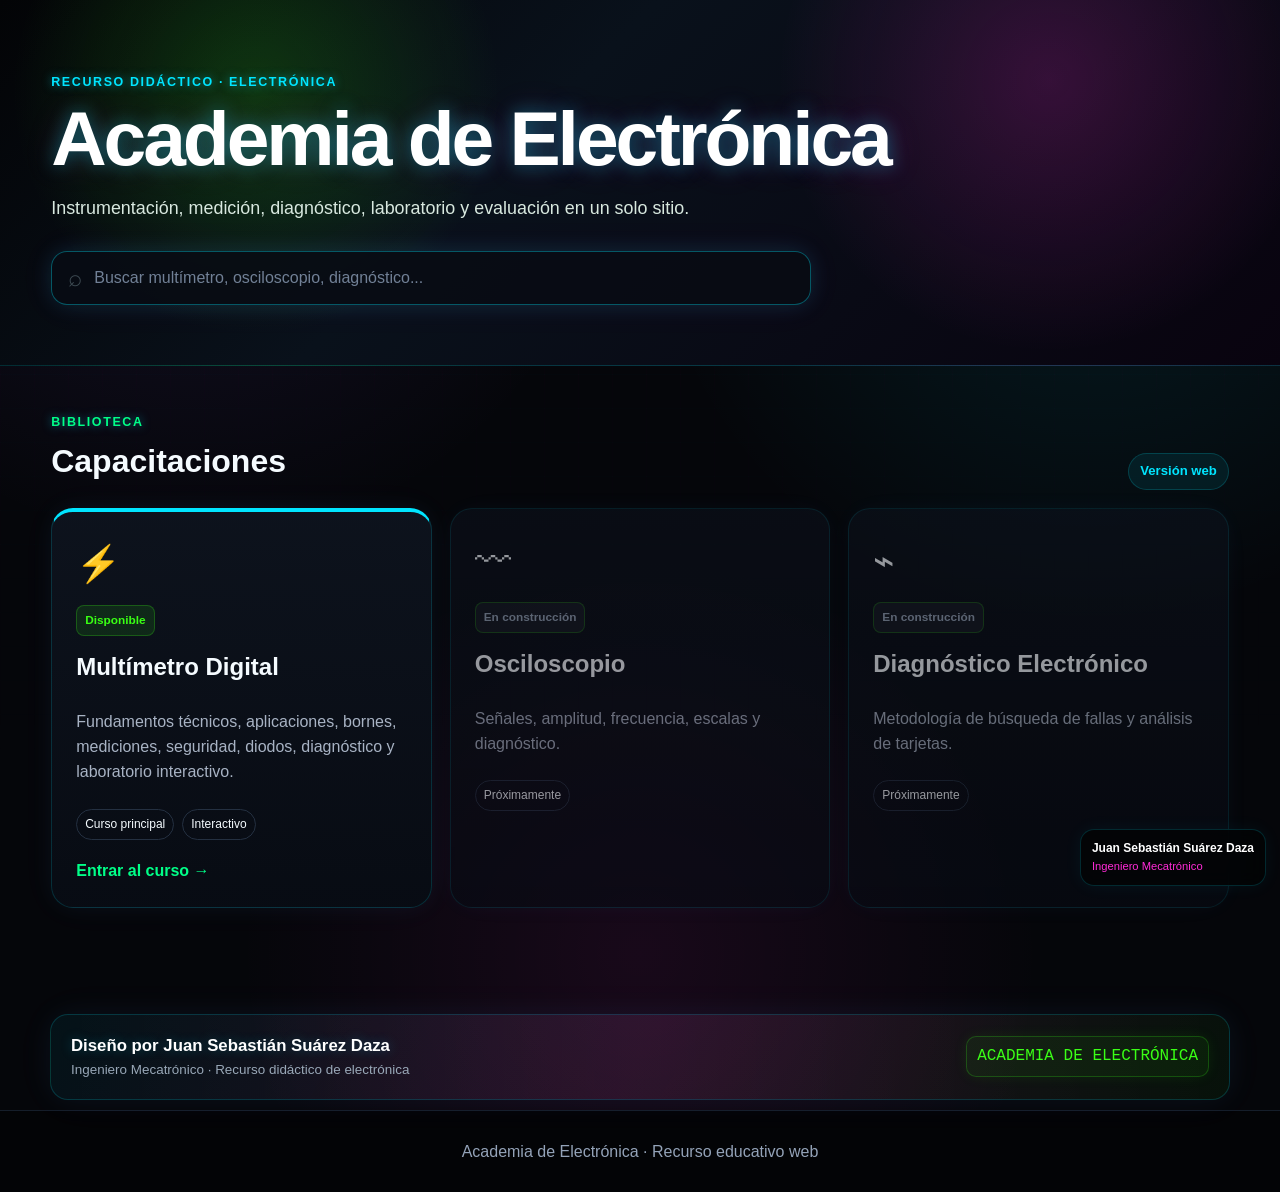
<file: index.html>
<!DOCTYPE html>
<html lang="es">
<head>
  <meta charset="UTF-8">
  <meta name="viewport" content="width=device-width, initial-scale=1.0">
  <title>Academia de Electrónica - SENA</title>
  <link rel="stylesheet" href="css/estilos.css">
</head>
<body>
<header class="hero-home">
  <div class="container">
    <span class="eyebrow">RECURSO DIDÁCTICO · ELECTRÓNICA</span>
    <h1>Academia de Electrónica</h1>
    <p>Instrumentación, medición, diagnóstico, laboratorio y evaluación en un solo sitio.</p>
    <div class="search-wrap"><span>⌕</span><input id="buscar" type="text" placeholder="Buscar multímetro, osciloscopio, diagnóstico..."></div>
  </div>
</header>
<main class="container home-main">
  <div class="section-heading"><div><span class="eyebrow dark">BIBLIOTECA</span><h2>Capacitaciones</h2></div><span class="pill">Versión web</span></div>
  <section id="gridCursos" class="course-grid">
    <a class="course-card featured" data-tags="multimetro medicion fluke uni-t unit voltaje corriente resistencia continuidad diodos capacitancia seguridad cat aplicaciones" href="cursos/multimetro.html">
      <div class="course-icon">⚡</div><span class="course-tag">Disponible</span><h3>Multímetro Digital</h3>
      <p>Fundamentos técnicos, aplicaciones, bornes, mediciones, seguridad, diodos, diagnóstico y laboratorio interactivo.</p>
      <div class="course-meta"><span>Curso principal</span><span>Interactivo</span></div><strong>Entrar al curso →</strong>
    </a>
    <article class="course-card disabled" data-tags="osciloscopio señales frecuencia amplitud trigger canales"><div class="course-icon">〰</div><span class="course-tag muted">En construcción</span><h3>Osciloscopio</h3><p>Señales, amplitud, frecuencia, escalas y diagnóstico.</p><div class="course-meta"><span>Próximamente</span></div></article>
    <article class="course-card disabled" data-tags="diagnostico electronico fallas pcb fuente corto componentes"><div class="course-icon">⌁</div><span class="course-tag muted">En construcción</span><h3>Diagnóstico Electrónico</h3><p>Metodología de búsqueda de fallas y análisis de tarjetas.</p><div class="course-meta"><span>Próximamente</span></div></article>
  </section>
  <p id="sinResultados" class="empty hidden">No se encontraron capacitaciones con ese término.</p>
</main>
<div class="signature-strip"><div class="signature-inner"><div><div class="signature-name">Diseño por Juan Sebastián Suárez Daza</div><div class="signature-title">Ingeniero Mecatrónico · Recurso didáctico de electrónica</div></div><div class="signature-version">ACADEMIA DE ELECTRÓNICA</div></div></div>
<div class="neon-credit"><b>Juan Sebastián Suárez Daza</b><span>Ingeniero Mecatrónico</span></div>
<footer class="site-footer">Academia de Electrónica · Recurso educativo web</footer>
<script src="js/app.js"></script>
</body>
</html>
</file>
<file: css/estilos.css>
*{box-sizing:border-box}
:root{
--bg:#f3f6f7;--surface:#fff;--text:#12202a;--muted:#697883;--line:#dfe6e9;
--green:#008c45;--green2:#006d37;--lime:#b7da34;--dark:#071a13;
--yellow:#f5c842;--red:#d93c3c;--redbg:#fff0f0;--amberbg:#fff7df;--bluebg:#edf7ff;
--shadow:0 18px 45px rgba(12,34,28,.08)
}
html{scroll-behavior:smooth}
body{margin:0;font-family:Inter,Segoe UI,Arial,sans-serif;background:var(--bg);color:var(--text);line-height:1.58}
a{color:inherit}.container{width:min(1180px,92%);margin:auto}
.eyebrow{font-size:.78rem;font-weight:800;letter-spacing:.13em;color:#d9ffbf}.eyebrow.dark{color:var(--green2)}
.hero-home{background:radial-gradient(circle at 80% 20%,#0f7c47 0,#082b1b 36%,#061710 75%);color:#fff;padding:68px 0 60px}
.hero-home h1{font-size:clamp(2.6rem,6vw,5.1rem);line-height:.98;margin:.5rem 0 1rem;letter-spacing:-.04em}
.hero-home p{font-size:1.12rem;color:#d8e8df;max-width:760px}
.search-wrap{margin-top:28px;background:#fff;border-radius:16px;display:flex;align-items:center;max-width:760px;padding:0 16px;box-shadow:0 12px 35px rgba(0,0,0,.2)}
.search-wrap span{font-size:1.5rem;color:#3d4a52}.search-wrap input{border:0;outline:0;width:100%;padding:17px 12px;font-size:1rem}
.home-main{padding:42px 0 70px}.section-heading{display:flex;justify-content:space-between;align-items:end;margin-bottom:18px}.section-heading h2{font-size:2rem;margin:.2rem 0}
.pill{background:#e7f5ec;color:var(--green2);padding:7px 11px;border-radius:999px;font-weight:700;font-size:.82rem}
.course-grid{display:grid;grid-template-columns:repeat(3,1fr);gap:18px}
.course-card{background:var(--surface);border:1px solid var(--line);border-radius:22px;padding:24px;text-decoration:none;box-shadow:var(--shadow);min-height:285px;display:flex;flex-direction:column;transition:.22s}
a.course-card:hover{transform:translateY(-6px);box-shadow:0 24px 55px rgba(12,34,28,.14)}
.course-card.featured{border-top:5px solid var(--green)}.course-icon{font-size:2.25rem}.course-tag{align-self:flex-start;margin:12px 0 5px;background:#e6f7ec;color:var(--green2);font-weight:800;font-size:.74rem;padding:5px 8px;border-radius:8px}
.course-tag.muted{background:#edf1f2;color:#6e797f}.course-card h3{font-size:1.5rem;margin:.45rem 0}.course-card p{color:var(--muted)}
.course-card strong{color:var(--green2);margin-top:auto}.course-meta{display:flex;gap:8px;margin:8px 0 18px}.course-meta span{font-size:.75rem;border:1px solid var(--line);padding:5px 8px;border-radius:999px}
.disabled{opacity:.6}.hidden{display:none}.empty{text-align:center;padding:30px}.site-footer{text-align:center;color:var(--muted);padding:28px;border-top:1px solid var(--line)}

.course-top{background:#061710;color:#fff;position:sticky;top:0;z-index:50;border-bottom:1px solid rgba(255,255,255,.12)}
.course-top .container{height:58px;display:flex;justify-content:space-between;align-items:center}
.course-top a{text-decoration:none;font-weight:750}.course-progress-label{font-size:.82rem;color:#cce0d4}
.progress-bar{position:absolute;bottom:0;left:0;height:3px;background:var(--lime);width:0}
.course-hero{background:linear-gradient(115deg,#071b14,#0b4a2b);color:#fff;padding:58px 0 48px;overflow:hidden}
.hero-grid{display:grid;grid-template-columns:1.15fr .85fr;gap:36px;align-items:center}
.course-hero h1{font-size:clamp(2.7rem,5vw,4.8rem);line-height:1;margin:.45rem 0 1rem;letter-spacing:-.035em}
.course-hero p{color:#d7e9de;max-width:700px;font-size:1.08rem}
.hero-stat-row{display:flex;gap:10px;flex-wrap:wrap;margin-top:24px}.hero-stat{border:1px solid rgba(255,255,255,.18);background:rgba(255,255,255,.07);padding:10px 12px;border-radius:12px;font-size:.86rem}
.meter-stage{background:linear-gradient(145deg,#17201e,#080b0a);border-radius:28px;padding:26px;min-height:410px;display:flex;align-items:center;justify-content:center;box-shadow:0 30px 80px rgba(0,0,0,.35)}
.meter-illustration{width:250px;background:#f2c219;border:8px solid #e8aa00;border-radius:25px;padding:16px 18px 18px;transform:rotate(3deg);box-shadow:0 22px 40px rgba(0,0,0,.32)}
.meter-screen{height:88px;background:#cfe3d1;border:7px solid #232b2a;border-radius:8px;display:flex;align-items:center;justify-content:center;font:700 2.3rem "Courier New",monospace;color:#16251b}
.meter-brand{background:#111;color:#f6d322;display:inline-block;padding:2px 7px;font-weight:900;font-size:.7rem;margin-bottom:6px}.meter-buttons{display:flex;gap:6px;justify-content:center;margin:12px}.meter-buttons i{width:38px;height:17px;background:#313a39;border-radius:5px;display:block}
.meter-dial{width:115px;height:115px;border-radius:50%;background:#242b2a;margin:15px auto;position:relative;border:8px solid #161b1a}.meter-dial:after{content:"";position:absolute;width:13px;height:48px;background:#111;left:43px;top:5px;border-radius:10px;transform:rotate(40deg);transform-origin:50% 48px}
.meter-jacks{display:flex;gap:13px;justify-content:center;margin-top:12px}.jack{width:28px;height:28px;border-radius:50%;background:#111;border:5px solid #555}.jack.red{border-color:#c82424}

.course-shell{display:grid;grid-template-columns:265px minmax(0,1fr);gap:26px;padding:32px 0 70px}
.side-nav{position:sticky;top:82px;align-self:start;background:#fff;border:1px solid var(--line);border-radius:18px;padding:12px;box-shadow:var(--shadow);max-height:calc(100vh - 104px);overflow:auto}
.side-nav strong{display:block;padding:10px 11px}.side-nav a{display:block;text-decoration:none;padding:9px 11px;border-radius:9px;color:#46545c;font-size:.9rem}
.side-nav a:hover,.side-nav a.active{background:#eaf7ef;color:var(--green2);font-weight:750}
.lesson{background:#fff;border:1px solid var(--line);border-radius:22px;padding:30px;margin-bottom:20px;box-shadow:0 10px 32px rgba(12,34,28,.045)}
.lesson h2{font-size:2rem;margin:.15rem 0 1rem;letter-spacing:-.025em}.lesson h3{margin-top:1.7rem}.lesson-number{font-size:.75rem;font-weight:850;color:var(--green2);letter-spacing:.12em}
.lead{font-size:1.09rem;color:#46545c}.callout{padding:17px 18px;border-radius:14px;margin:18px 0;border-left:5px solid}
.callout.warning{background:var(--amberbg);border-color:#e2ae14}.callout.danger{background:var(--redbg);border-color:var(--red)}.callout.info{background:var(--bluebg);border-color:#3d92c7}.callout.success{background:#edf9f1;border-color:var(--green)}
.grid-2{display:grid;grid-template-columns:1fr 1fr;gap:16px}.grid-3{display:grid;grid-template-columns:repeat(3,1fr);gap:14px}
.info-card{border:1px solid var(--line);border-radius:16px;padding:18px;background:#fbfcfc}.info-card h3{margin:.2rem 0}.big-symbol{font-size:2.3rem;font-weight:800;color:var(--green2)}
.visual-compare{display:grid;grid-template-columns:1fr 1fr;gap:16px}.diagram{border:1px solid var(--line);border-radius:17px;padding:18px;background:#fafcfc}.diagram.correct{border-top:5px solid var(--green)}.diagram.wrong{border-top:5px solid var(--red)}
.circuit{font-family:"Courier New",monospace;background:#101714;color:#e7fff0;padding:18px;border-radius:12px;overflow:auto;font-size:.92rem}
.photo-grid{display:grid;grid-template-columns:1fr 1fr;gap:16px}.photo-card{border:1px solid var(--line);border-radius:18px;overflow:hidden;background:#fff}.photo-card img{width:100%;height:310px;object-fit:contain;background:#f5f5f5;display:block}.photo-card figcaption{padding:12px 14px;color:#52616a;font-size:.83rem}
.table-wrap{overflow:auto;border-radius:14px;border:1px solid var(--line)}table{width:100%;border-collapse:collapse;min-width:680px}th,td{padding:12px;border-bottom:1px solid var(--line);text-align:left;vertical-align:top}th{background:#eef7f1;color:#194f31;font-size:.83rem}tr:last-child td{border-bottom:0}
.step-list{counter-reset:item;padding:0;list-style:none}.step-list li{counter-increment:item;position:relative;padding:10px 0 10px 48px}.step-list li:before{content:counter(item);position:absolute;left:0;top:7px;width:32px;height:32px;border-radius:10px;background:#e8f7ee;color:var(--green2);display:grid;place-items:center;font-weight:850}
.lab-card{border:1px solid var(--line);border-radius:16px;padding:17px}.lab-card .lab-n{font-size:.75rem;font-weight:850;color:var(--green2)}.lab-card h4{margin:.25rem 0 .5rem}
.simulator{background:#0b1511;color:#fff;border-radius:20px;padding:22px}.simulator h3{margin-top:0}.sim-grid{display:grid;grid-template-columns:repeat(3,1fr);gap:12px}.sim-group{background:#14231c;border:1px solid #274032;padding:14px;border-radius:13px}.sim-group label{display:block;font-size:.78rem;color:#b9d0c1;margin-bottom:6px}.sim-group select{width:100%;padding:10px;border-radius:8px;border:0}.sim-actions{display:flex;align-items:center;gap:12px;margin-top:14px}.primary-btn{border:0;border-radius:10px;background:var(--lime);color:#14200b;padding:12px 16px;font-weight:850;cursor:pointer}.sim-result{font-weight:750}
.quiz-question{border-top:1px solid var(--line);padding:18px 0}.quiz-question:first-of-type{border-top:0}.quiz-options{display:flex;gap:8px;flex-wrap:wrap}.quiz-options button{border:1px solid var(--line);background:#fff;padding:9px 12px;border-radius:10px;cursor:pointer}.quiz-options button:hover{background:#edf8f1}.result{font-weight:750;margin-top:10px}
.sticky-gold{background:#162b20;color:#fff;border-radius:18px;padding:22px}.gold-list{display:grid;grid-template-columns:repeat(2,1fr);gap:9px;margin-top:13px}.gold-list div{background:#203a2c;border-radius:10px;padding:10px}.gold-list b{color:#d5ee72}
@media(max-width:980px){.course-grid{grid-template-columns:1fr}.hero-grid{grid-template-columns:1fr}.meter-stage{min-height:auto}.course-shell{grid-template-columns:1fr}.side-nav{position:static;max-height:none}.grid-3{grid-template-columns:1fr 1fr}}
@media(max-width:650px){.grid-2,.grid-3,.visual-compare,.photo-grid,.sim-grid,.gold-list{grid-template-columns:1fr}.lesson{padding:21px}.photo-card img{height:245px}.course-top .course-progress-label{display:none}}


/* ===== V3 INTERACTIVE MULTIMETER ===== */
.interactive-zone{position:relative}
.multimeter-lab{display:grid;grid-template-columns:minmax(300px,.9fr) minmax(340px,1.1fr);gap:22px;align-items:start}
.hotspot-meter{position:relative;background:linear-gradient(145deg,#202725,#0f1513);border-radius:24px;padding:28px;min-height:620px;display:flex;align-items:center;justify-content:center;overflow:hidden}
.training-meter{position:relative;width:330px;background:#f2c52b;border:9px solid #dca400;border-radius:28px;padding:16px 22px 24px;box-shadow:0 30px 55px rgba(0,0,0,.28)}
.training-meter .brandline{display:flex;justify-content:space-between;align-items:center;margin-bottom:8px}
.training-meter .brandbox{background:#111;color:#ffd929;padding:4px 8px;font-weight:900;border-radius:4px;letter-spacing:.08em}
.training-meter .modelbox{font-size:.72rem;font-weight:800;color:#30312f}
.training-meter .screen{height:105px;background:#cfe2ca;border:8px solid #232a28;border-radius:9px;display:flex;align-items:center;justify-content:center;font:700 2.45rem "Courier New",monospace;color:#142117;box-shadow:inset 0 0 0 2px #8da68c}
.training-meter .softkeys{display:flex;justify-content:center;gap:10px;margin:12px 0 5px}
.training-meter .softkeys span{display:block;width:42px;height:19px;border-radius:6px;background:#343b39;box-shadow:inset 0 -3px 0 #1d2221}
.training-meter .selector-panel{position:relative;height:230px}
.training-meter .dial{position:absolute;width:150px;height:150px;border-radius:50%;left:50%;top:42px;transform:translateX(-50%);background:#252c2a;border:10px solid #131817;box-shadow:0 8px 12px rgba(0,0,0,.25)}
.training-meter .dial:after{content:"";position:absolute;width:18px;height:66px;background:#0c0f0e;left:56px;top:4px;border-radius:12px;transform:rotate(40deg);transform-origin:50% 66px}
.training-meter .dial-label{position:absolute;font-size:.78rem;font-weight:900;color:#242522}
.training-meter .d1{left:34px;top:37px}.training-meter .d2{right:29px;top:48px}.training-meter .d3{right:12px;top:104px}.training-meter .d4{right:26px;top:164px}.training-meter .d5{left:22px;top:160px}.training-meter .d6{left:10px;top:103px}
.training-meter .jack-row{display:grid;grid-template-columns:repeat(4,1fr);gap:10px;align-items:end;margin-top:2px}
.training-meter .jack-wrap{text-align:center;font-size:.65rem;font-weight:900;color:#252725}
.training-meter .jackhole{width:38px;height:38px;border-radius:50%;margin:5px auto;background:#0f1110;border:7px solid #4a4d4c;box-shadow:inset 0 0 0 3px #050505}
.training-meter .jackhole.red{border-color:#b62525}
.hotspot{position:absolute;border:2px solid rgba(255,255,255,.8);background:rgba(183,218,52,.16);border-radius:999px;cursor:pointer;box-shadow:0 0 0 5px rgba(183,218,52,.08);animation:pulseHot 1.8s infinite}
.hotspot:hover{background:rgba(183,218,52,.4);transform:scale(1.06)}
@keyframes pulseHot{0%,100%{box-shadow:0 0 0 4px rgba(183,218,52,.08)}50%{box-shadow:0 0 0 11px rgba(183,218,52,.03)}}
.hs-screen{width:250px;height:90px;left:40px;top:55px;border-radius:14px}
.hs-buttons{width:190px;height:44px;left:70px;top:159px;border-radius:12px}
.hs-selector{width:178px;height:178px;left:76px;top:225px}
.hs-jack10{width:56px;height:56px;left:16px;bottom:19px}
.hs-jackma{width:56px;height:56px;left:87px;bottom:19px}
.hs-jackcom{width:56px;height:56px;left:159px;bottom:19px}
.hs-jackvohm{width:56px;height:56px;right:16px;bottom:19px}
.hotspot-panel{background:#fff;border:1px solid var(--line);border-radius:22px;padding:22px;box-shadow:var(--shadow)}
.hotspot-panel .selected-part{display:inline-block;background:#e8f7ee;color:var(--green2);font-size:.76rem;font-weight:900;padding:6px 9px;border-radius:999px}
.hotspot-panel h3{font-size:1.7rem;margin:.6rem 0}
.hotspot-panel .fact-grid{display:grid;grid-template-columns:1fr 1fr;gap:10px;margin-top:16px}
.hotspot-panel .fact{border:1px solid var(--line);border-radius:12px;padding:12px;background:#fbfcfc}
.hotspot-panel .fact small{display:block;color:var(--muted);font-weight:700}.hotspot-panel .fact b{display:block;margin-top:3px}
.mission-board{background:linear-gradient(140deg,#071a13,#0c3120);color:#fff;border-radius:24px;padding:24px;box-shadow:0 20px 55px rgba(4,25,16,.2)}
.mission-head{display:flex;align-items:center;justify-content:space-between;gap:10px}.mission-head h3{font-size:1.6rem;margin:0}.scorebox{display:flex;gap:9px;flex-wrap:wrap}.score-chip{background:rgba(255,255,255,.1);border:1px solid rgba(255,255,255,.16);padding:7px 10px;border-radius:999px;font-size:.8rem;font-weight:800}
.mission-card{background:#fff;color:var(--text);border-radius:18px;padding:20px;margin-top:17px}
.mission-title{font-size:1.15rem;font-weight:900}.mission-context{color:#5f6c74;margin:.45rem 0 1rem}
.game-grid{display:grid;grid-template-columns:repeat(2,1fr);gap:10px}.game-field label{display:block;font-size:.75rem;color:#627078;font-weight:800;margin-bottom:5px}.game-field select{width:100%;padding:11px;border:1px solid var(--line);border-radius:10px;background:#fff}
.game-controls{display:flex;gap:9px;flex-wrap:wrap;margin-top:14px}.btn-game{border:0;border-radius:10px;padding:11px 14px;font-weight:900;cursor:pointer}.btn-check{background:var(--lime);color:#14200b}.btn-next{background:#e9eef0;color:#243039}.btn-reset{background:#fff0f0;color:#a32626}
.game-feedback{margin-top:13px;border-radius:12px;padding:12px;display:none}.game-feedback.ok{display:block;background:#e9f8ef;color:#086832}.game-feedback.bad{display:block;background:#fff0f0;color:#9c2525}
.mission-progress{height:8px;background:rgba(255,255,255,.15);border-radius:99px;overflow:hidden;margin-top:16px}.mission-progress i{display:block;height:100%;width:0;background:var(--lime);transition:.3s}
.lives{letter-spacing:.08em}
.diagnostic-grid{display:grid;grid-template-columns:repeat(2,1fr);gap:14px}
.diagnostic-card{border:1px solid var(--line);border-radius:16px;padding:16px;background:#fbfcfc}.diagnostic-card h4{margin:.2rem 0 .5rem}
.reveal-btn{border:1px solid var(--line);background:#fff;padding:8px 10px;border-radius:9px;cursor:pointer;font-weight:800}.diagnostic-answer{display:none;margin-top:10px;background:#eef8f1;border-radius:10px;padding:10px}.diagnostic-answer.show{display:block}
.badge-wall{display:grid;grid-template-columns:repeat(4,1fr);gap:10px}.achievement{border:1px solid var(--line);border-radius:14px;padding:14px;text-align:center;background:#fafcfc;opacity:.42}.achievement.unlocked{opacity:1;background:#f5fae6;border-color:#d7e990}.achievement .medal{font-size:2rem}.achievement strong{display:block;font-size:.84rem}
@media(max-width:980px){.multimeter-lab{grid-template-columns:1fr}.diagnostic-grid{grid-template-columns:1fr}.badge-wall{grid-template-columns:repeat(2,1fr)}}
@media(max-width:620px){.hotspot-meter{min-height:540px;padding:12px}.training-meter{transform:scale(.86)}.game-grid{grid-template-columns:1fr}.hotspot-panel .fact-grid{grid-template-columns:1fr}}


/* ===== V3.1 NEON / CYBERPUNK THEME ===== */
:root{
  --bg:#05060a;
  --surface:#0c1018;
  --surface2:#111827;
  --text:#f5fbff;
  --muted:#94a3b8;
  --line:#243041;
  --green:#39ff14;
  --green2:#00ff88;
  --lime:#b4ff39;
  --dark:#020305;
  --yellow:#fff200;
  --red:#ff2d55;
  --redbg:rgba(255,45,85,.10);
  --amberbg:rgba(255,214,10,.10);
  --bluebg:rgba(0,229,255,.10);
  --cyan:#00e5ff;
  --magenta:#ff2bd6;
  --violet:#8b5cf6;
  --shadow:0 0 30px rgba(0,229,255,.08),0 0 60px rgba(255,43,214,.05);
}
body{
  background:
    radial-gradient(circle at 15% 10%,rgba(139,92,246,.12),transparent 28%),
    radial-gradient(circle at 85% 15%,rgba(0,229,255,.10),transparent 30%),
    radial-gradient(circle at 50% 80%,rgba(255,43,214,.08),transparent 35%),
    #05060a;
  color:var(--text);
}
body:before{
  content:"";
  position:fixed;inset:0;pointer-events:none;z-index:-1;
  background-image:
    linear-gradient(rgba(0,229,255,.025) 1px,transparent 1px),
    linear-gradient(90deg,rgba(255,43,214,.025) 1px,transparent 1px);
  background-size:34px 34px;
  mask-image:linear-gradient(to bottom,rgba(0,0,0,.8),transparent 90%);
}
.hero-home,.course-hero{
  background:
    radial-gradient(circle at 20% 25%,rgba(57,255,20,.18),transparent 23%),
    radial-gradient(circle at 82% 22%,rgba(255,43,214,.18),transparent 25%),
    linear-gradient(135deg,#030406 0%,#09111b 40%,#09030f 100%);
  border-bottom:1px solid rgba(0,229,255,.18);
}
.hero-home h1,.course-hero h1{
  text-shadow:0 0 18px rgba(0,229,255,.35),0 0 35px rgba(255,43,214,.18);
}
.eyebrow{color:var(--cyan);text-shadow:0 0 10px rgba(0,229,255,.5)}
.eyebrow.dark{color:var(--green2)}
.search-wrap{
  background:rgba(8,12,20,.88);
  border:1px solid rgba(0,229,255,.35);
  box-shadow:0 0 22px rgba(0,229,255,.12),0 0 38px rgba(255,43,214,.06);
}
.search-wrap input{background:transparent;color:#fff}
.search-wrap input::placeholder{color:#718096}
.course-card,.lesson,.side-nav,.hotspot-panel,.info-card,.lab-card,.diagnostic-card{
  background:linear-gradient(180deg,rgba(14,20,31,.92),rgba(8,12,20,.96));
  border:1px solid rgba(0,229,255,.16);
  box-shadow:0 0 24px rgba(0,229,255,.05),0 0 38px rgba(255,43,214,.035);
}
.course-card.featured{border-top:4px solid var(--cyan)}
a.course-card:hover{
  border-color:rgba(57,255,20,.45);
  box-shadow:0 0 26px rgba(57,255,20,.12),0 0 55px rgba(0,229,255,.08);
}
.course-card p,.lead,.lesson p,.photo-card figcaption,.diagnostic-card p{color:#a8b3c4}
.course-tag{background:rgba(57,255,20,.10);color:var(--green);border:1px solid rgba(57,255,20,.24)}
.course-tag.muted{background:rgba(148,163,184,.08);color:#94a3b8}
.pill{background:rgba(0,229,255,.08);color:var(--cyan);border:1px solid rgba(0,229,255,.18)}
.course-top{
  background:rgba(2,3,5,.92);
  backdrop-filter:blur(12px);
  border-bottom:1px solid rgba(0,229,255,.2);
  box-shadow:0 0 20px rgba(0,229,255,.08);
}
.progress-bar{
  background:linear-gradient(90deg,var(--green),var(--cyan),var(--magenta),var(--yellow));
  box-shadow:0 0 12px currentColor;
}
.side-nav a{color:#aab7c7}
.side-nav a:hover,.side-nav a.active{
  background:linear-gradient(90deg,rgba(0,229,255,.10),rgba(255,43,214,.08));
  color:var(--cyan);
  box-shadow:inset 3px 0 0 var(--green);
}
.lesson-number{color:var(--magenta);text-shadow:0 0 10px rgba(255,43,214,.45)}
.lesson h2,.lesson h3{color:#fff}
.big-symbol{
  color:var(--cyan);
  text-shadow:0 0 14px rgba(0,229,255,.5),0 0 22px rgba(255,43,214,.15);
}
.info-card,.lab-card,.diagnostic-card{background:rgba(10,15,24,.86)}
.callout{
  background:rgba(11,17,28,.86)!important;
  border-top:1px solid rgba(255,255,255,.05);
  border-right:1px solid rgba(255,255,255,.05);
  border-bottom:1px solid rgba(255,255,255,.05);
}
.callout.warning{border-left-color:var(--yellow);box-shadow:inset 0 0 22px rgba(255,242,0,.035)}
.callout.danger{border-left-color:var(--red);box-shadow:inset 0 0 22px rgba(255,45,85,.05)}
.callout.info{border-left-color:var(--cyan);box-shadow:inset 0 0 22px rgba(0,229,255,.05)}
.callout.success{border-left-color:var(--green);box-shadow:inset 0 0 22px rgba(57,255,20,.05)}
.table-wrap{border-color:rgba(0,229,255,.13)}
table{background:rgba(7,11,18,.8)}
th{
  background:linear-gradient(90deg,rgba(0,229,255,.12),rgba(255,43,214,.07));
  color:var(--cyan);
}
td,th{border-color:#1f2a38}
.diagram{
  background:linear-gradient(180deg,rgba(13,19,29,.95),rgba(6,10,16,.95));
  border-color:rgba(0,229,255,.14);
}
.diagram.correct{border-top-color:var(--green)}
.diagram.wrong{border-top-color:var(--red)}
.circuit{
  background:#020304;
  border:1px solid rgba(0,229,255,.15);
  color:#baffc9;
  box-shadow:inset 0 0 18px rgba(57,255,20,.03);
}
.photo-card{background:#080c13;border-color:rgba(255,43,214,.14)}
.photo-card img{background:#05070a}
.step-list li:before{
  background:rgba(0,229,255,.11);
  color:var(--cyan);
  border:1px solid rgba(0,229,255,.22);
  box-shadow:0 0 14px rgba(0,229,255,.12);
}
.meter-stage,.hotspot-meter{
  background:
    radial-gradient(circle at 50% 50%,rgba(0,229,255,.08),transparent 45%),
    linear-gradient(145deg,#090d14,#020304);
  border:1px solid rgba(0,229,255,.14);
  box-shadow:0 0 40px rgba(0,229,255,.07),0 0 70px rgba(255,43,214,.05);
}
.training-meter,.meter-illustration{
  background:linear-gradient(145deg,#efe321,#ffc400);
  box-shadow:0 0 28px rgba(255,242,0,.18),0 24px 55px rgba(0,0,0,.4);
}
.hotspot{
  border-color:var(--cyan);
  background:rgba(0,229,255,.12);
  box-shadow:0 0 0 4px rgba(0,229,255,.08),0 0 18px rgba(0,229,255,.20);
}
.hotspot:hover{
  background:rgba(255,43,214,.22);
  border-color:var(--magenta);
  box-shadow:0 0 22px rgba(255,43,214,.35);
}
.hotspot-panel .selected-part{
  background:rgba(255,43,214,.10);color:var(--magenta);
  border:1px solid rgba(255,43,214,.24);
}
.hotspot-panel .fact{background:rgba(8,12,20,.92);border-color:rgba(0,229,255,.12)}
.mission-board{
  background:
    radial-gradient(circle at 0 0,rgba(0,229,255,.14),transparent 25%),
    radial-gradient(circle at 100% 0,rgba(255,43,214,.14),transparent 25%),
    linear-gradient(145deg,#070a10,#0b111a);
  border:1px solid rgba(0,229,255,.18);
  box-shadow:0 0 35px rgba(0,229,255,.08),0 0 65px rgba(255,43,214,.05);
}
.score-chip{
  background:rgba(0,229,255,.07);
  border-color:rgba(0,229,255,.18);
  color:#d7fbff;
}
.mission-card{
  background:rgba(6,10,16,.95);
  color:#fff;
  border:1px solid rgba(255,43,214,.14);
}
.mission-context{color:#9dadbd}
.game-field label{color:#9fb2c1}
.game-field select{
  background:#0a0f17;color:#fff;border-color:#28364a;
}
.btn-check{
  background:linear-gradient(90deg,var(--green),var(--cyan));
  color:#03110c;
  box-shadow:0 0 20px rgba(0,229,255,.16);
}
.btn-next{background:#111827;color:var(--cyan);border:1px solid rgba(0,229,255,.18)}
.btn-reset{background:rgba(255,45,85,.08);color:#ff6f8c;border:1px solid rgba(255,45,85,.18)}
.game-feedback.ok{background:rgba(57,255,20,.08);color:#a7ff93;border:1px solid rgba(57,255,20,.18)}
.game-feedback.bad{background:rgba(255,45,85,.08);color:#ff8aa0;border:1px solid rgba(255,45,85,.18)}
.mission-progress{background:#111827}.mission-progress i{background:linear-gradient(90deg,var(--green),var(--cyan),var(--magenta));box-shadow:0 0 18px rgba(0,229,255,.35)}
.achievement{
  background:rgba(8,12,20,.92);
  border-color:#273142;
}
.achievement.unlocked{
  background:linear-gradient(180deg,rgba(57,255,20,.08),rgba(0,229,255,.05));
  border-color:rgba(57,255,20,.3);
  box-shadow:0 0 18px rgba(57,255,20,.08);
}
.simulator{
  background:linear-gradient(145deg,#05080d,#0a1018);
  border:1px solid rgba(0,229,255,.17);
  box-shadow:0 0 30px rgba(0,229,255,.06);
}
.sim-group{background:#0d141e;border-color:#26374a}
.sim-group select{background:#071018;color:#fff}
.primary-btn{
  background:linear-gradient(90deg,var(--green),var(--cyan),var(--magenta));
  color:#04100c;
  box-shadow:0 0 18px rgba(0,229,255,.22);
}
.quiz-options button,.reveal-btn{
  background:#0b111a;color:#eafcff;border-color:#27384b;
}
.quiz-options button:hover,.reveal-btn:hover{
  background:rgba(0,229,255,.08);border-color:rgba(0,229,255,.35);color:var(--cyan)
}
.diagnostic-answer{background:rgba(57,255,20,.06);color:#b7ffcb;border:1px solid rgba(57,255,20,.12)}
.sticky-gold{
  background:linear-gradient(135deg,#080c13,#171024);
  border:1px solid rgba(255,43,214,.18);
  box-shadow:0 0 28px rgba(255,43,214,.06);
}
.gold-list div{background:#0c1320;border:1px solid rgba(0,229,255,.10)}
.gold-list b{color:var(--yellow);text-shadow:0 0 10px rgba(255,242,0,.25)}
.site-footer{background:#030406;border-color:#151e2a}
.signature-strip{
  position:relative;
  margin:36px auto 10px;
  padding:18px 20px;
  max-width:1180px;
  border-radius:18px;
  overflow:hidden;
  background:linear-gradient(120deg,rgba(0,229,255,.06),rgba(255,43,214,.08),rgba(57,255,20,.05));
  border:1px solid rgba(0,229,255,.18);
  box-shadow:0 0 30px rgba(0,229,255,.06),0 0 45px rgba(255,43,214,.04);
}
.signature-strip:before{
  content:"";
  position:absolute;inset:0;pointer-events:none;
  background:linear-gradient(90deg,transparent,rgba(255,255,255,.04),transparent);
}
.signature-inner{display:flex;justify-content:space-between;align-items:center;gap:20px;flex-wrap:wrap}
.signature-name{
  font-weight:900;font-size:1.05rem;color:#fff;
  text-shadow:0 0 12px rgba(0,229,255,.25)
}
.signature-title{font-size:.84rem;color:#98a7b7}
.signature-version{
  font-family:"Courier New",monospace;
  color:var(--green);
  border:1px solid rgba(57,255,20,.22);
  background:rgba(57,255,20,.06);
  padding:7px 10px;border-radius:10px;
  box-shadow:0 0 14px rgba(57,255,20,.08);
}
.neon-credit{
  position:fixed;
  right:14px;
  bottom:14px;
  z-index:60;
  background:rgba(3,4,6,.82);
  backdrop-filter:blur(10px);
  border:1px solid rgba(0,229,255,.17);
  border-radius:14px;
  padding:9px 11px;
  font-size:.70rem;
  color:#95a7b7;
  box-shadow:0 0 18px rgba(0,229,255,.06);
}
.neon-credit b{display:block;color:#fff;font-size:.75rem}
.neon-credit span{color:var(--magenta)}
@media(max-width:700px){.neon-credit{display:none}}


/* ===== V3.2 ADVANCED SIMULATION ===== */
.level-tabs{display:flex;gap:10px;flex-wrap:wrap;margin:12px 0 18px}
.level-btn{border:1px solid #294052;background:#0b111a;color:#cbd7e6;padding:10px 14px;border-radius:11px;cursor:pointer;font-weight:900}
.level-btn.active{color:#04110d;background:linear-gradient(90deg,var(--green),var(--cyan));border-color:transparent;box-shadow:0 0 18px rgba(0,229,255,.18)}
.sim-console{
  background:linear-gradient(145deg,#05070b,#0a1018 60%,#110715);
  border:1px solid rgba(0,229,255,.18);
  border-radius:22px;
  padding:22px;
  box-shadow:0 0 34px rgba(0,229,255,.06),0 0 60px rgba(255,43,214,.04)
}
.sim-head{display:flex;justify-content:space-between;align-items:center;gap:12px;flex-wrap:wrap}
.sim-head h3{margin:0;font-size:1.5rem}
.sim-status{display:flex;gap:8px;flex-wrap:wrap}
.sim-badge{font-size:.78rem;font-weight:900;padding:7px 10px;border-radius:999px;border:1px solid rgba(0,229,255,.15);background:rgba(0,229,255,.06);color:var(--cyan)}
.sim-badge.mag{border-color:rgba(255,43,214,.18);background:rgba(255,43,214,.07);color:#ff8be8}
.instrument-grid{display:grid;grid-template-columns:1fr 1fr;gap:16px;margin-top:18px}
.virtual-circuit{border:1px solid rgba(0,229,255,.12);border-radius:16px;padding:18px;background:#070b12}
.virtual-circuit h4{margin:.15rem 0 .7rem}
.virtual-meter{
  border:1px solid rgba(57,255,20,.15);
  border-radius:18px;padding:18px;background:#050805;
  box-shadow:inset 0 0 24px rgba(57,255,20,.025)
}
.virtual-display{
  background:#cfe6cb;color:#0a2110;border:8px solid #1a231e;border-radius:10px;
  padding:14px;text-align:right;font:700 2.5rem "Courier New",monospace;
  box-shadow:0 0 18px rgba(57,255,20,.08)
}
.virtual-unit{font-size:.95rem;margin-left:8px}
.measurement-controls{display:grid;grid-template-columns:repeat(2,1fr);gap:10px;margin-top:14px}
.measurement-controls label{display:block;font-size:.72rem;color:#9eb0bf;font-weight:850;margin-bottom:5px}
.measurement-controls select,.measurement-controls input{
  width:100%;padding:10px;border-radius:9px;border:1px solid #26374a;background:#0a0f17;color:#fff
}
.measure-btn{margin-top:12px;border:0;border-radius:10px;padding:12px 14px;font-weight:950;cursor:pointer;background:linear-gradient(90deg,var(--green),var(--cyan),var(--magenta));color:#03100d;box-shadow:0 0 18px rgba(0,229,255,.18)}
.measure-feedback{margin-top:12px;padding:12px;border-radius:12px;display:none}
.measure-feedback.ok{display:block;background:rgba(57,255,20,.07);border:1px solid rgba(57,255,20,.16);color:#b6ffbe}
.measure-feedback.warn{display:block;background:rgba(255,242,0,.07);border:1px solid rgba(255,242,0,.16);color:#fff59f}
.measure-feedback.bad{display:block;background:rgba(255,45,85,.08);border:1px solid rgba(255,45,85,.17);color:#ff9cae}
.fault-panel{margin-top:18px;border-top:1px solid rgba(0,229,255,.12);padding-top:16px}
.fault-row{display:grid;grid-template-columns:1.2fr .8fr;gap:12px}
.fault-box{border:1px solid #28364a;border-radius:14px;padding:14px;background:#0a0f17}
.fault-box strong{color:var(--magenta)}
.randomize-btn{border:1px solid rgba(255,43,214,.22);background:rgba(255,43,214,.08);color:#ff94e9;padding:10px 13px;border-radius:10px;font-weight:900;cursor:pointer}
.scenario-list{display:grid;grid-template-columns:repeat(3,1fr);gap:12px;margin-top:16px}
.scenario-chip{border:1px solid #27384b;border-radius:13px;padding:13px;background:#0b111a;cursor:pointer}
.scenario-chip:hover{border-color:rgba(0,229,255,.35);box-shadow:0 0 16px rgba(0,229,255,.06)}
.scenario-chip b{display:block;color:#fff}.scenario-chip small{color:#8da1b4}
.difficulty-guide{display:grid;grid-template-columns:repeat(3,1fr);gap:12px;margin-top:16px}
.diff-card{border:1px solid #27384b;border-radius:14px;padding:14px;background:#0a0f17}
.diff-card h4{margin:.2rem 0}.diff-card p{font-size:.88rem}
.diff-card.easy{border-top:4px solid var(--green)}.diff-card.mid{border-top:4px solid var(--cyan)}.diff-card.hard{border-top:4px solid var(--magenta)}
@media(max-width:900px){.instrument-grid,.fault-row{grid-template-columns:1fr}.scenario-list,.difficulty-guide{grid-template-columns:1fr}}
@media(max-width:600px){.measurement-controls{grid-template-columns:1fr}}
</file>
